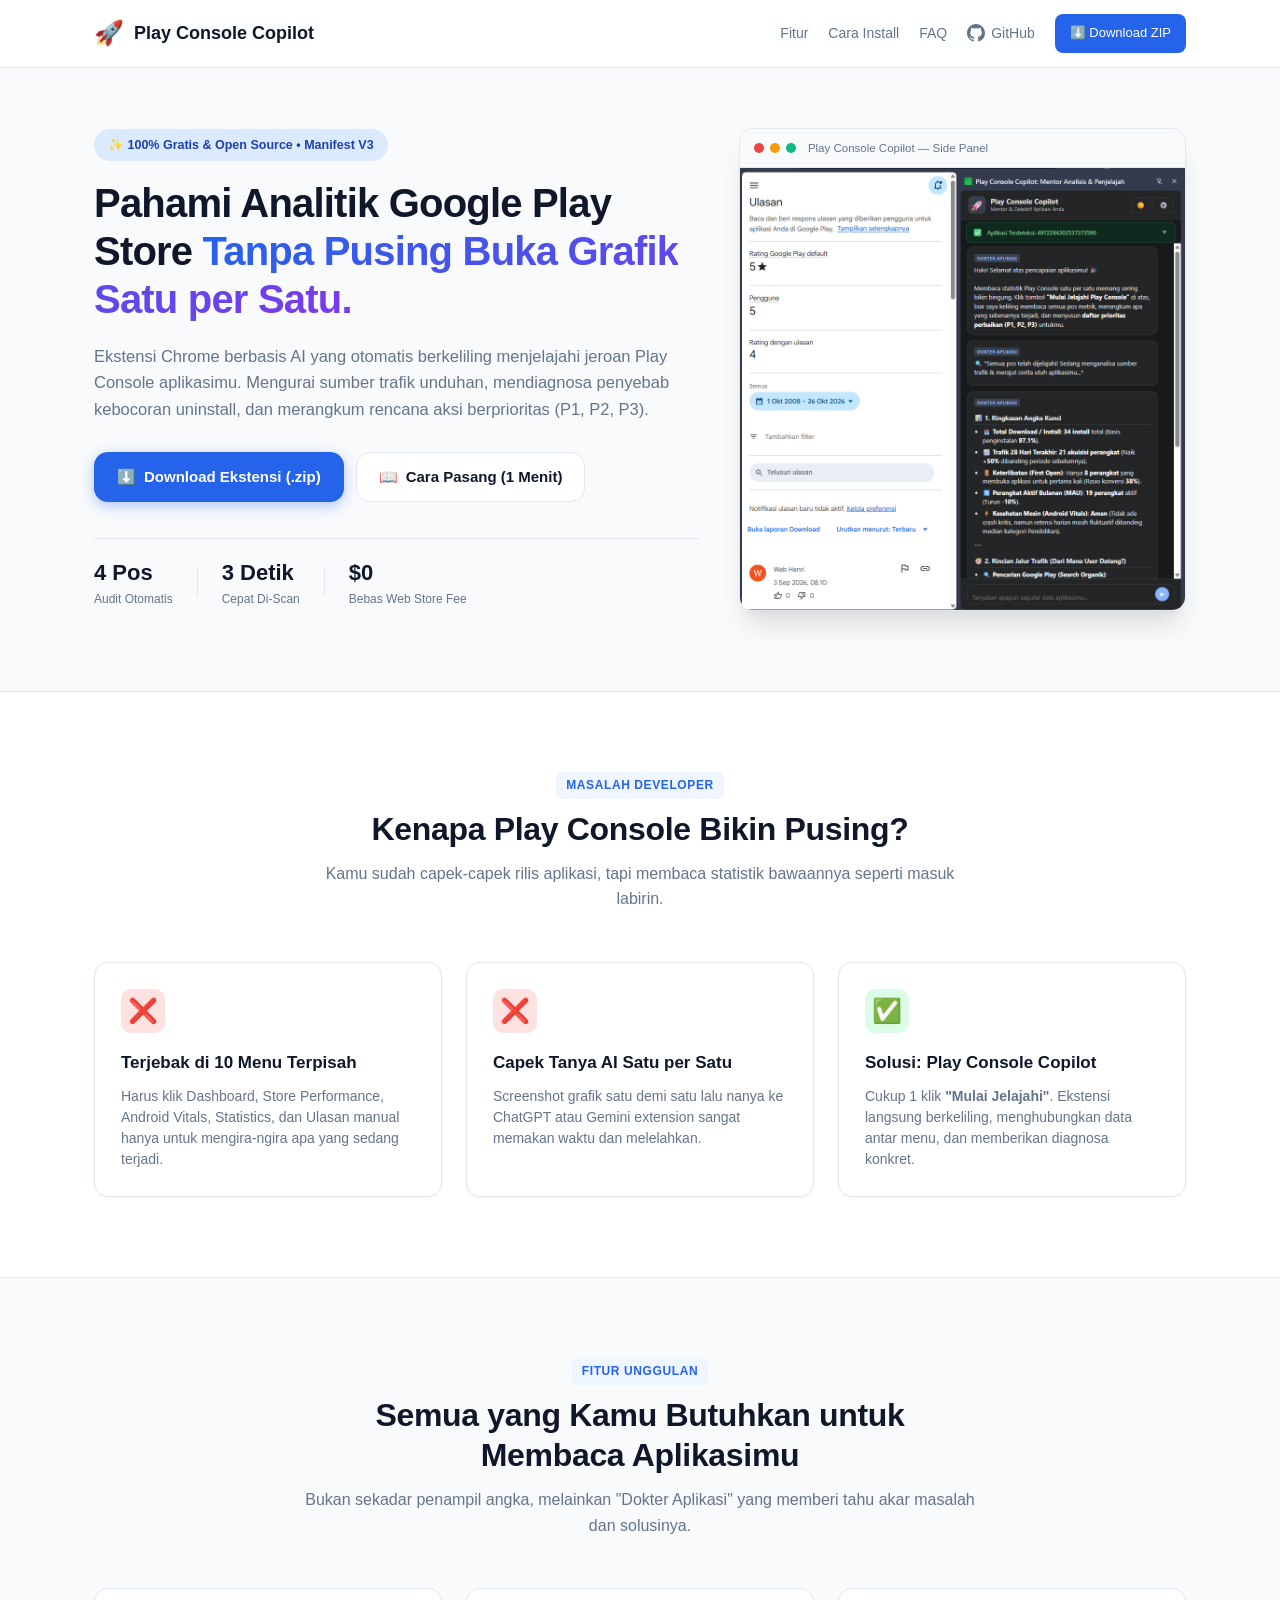
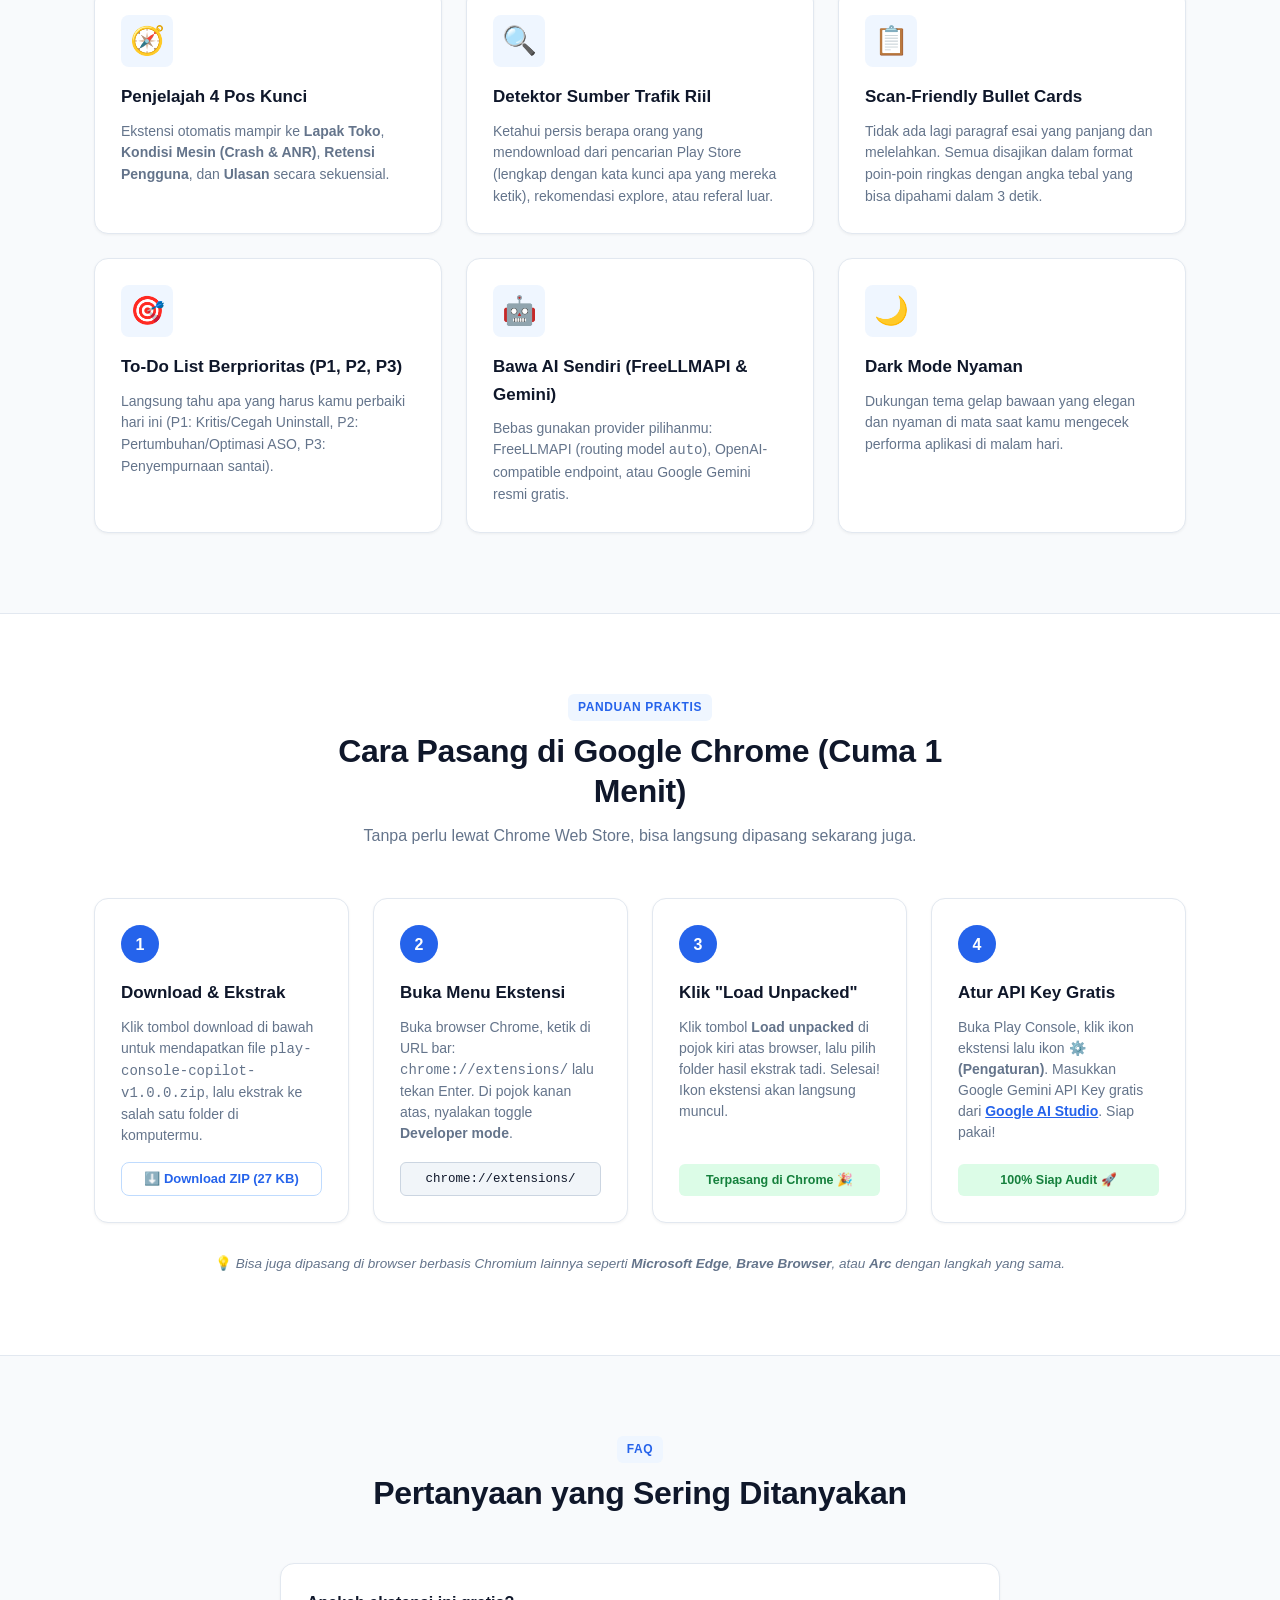
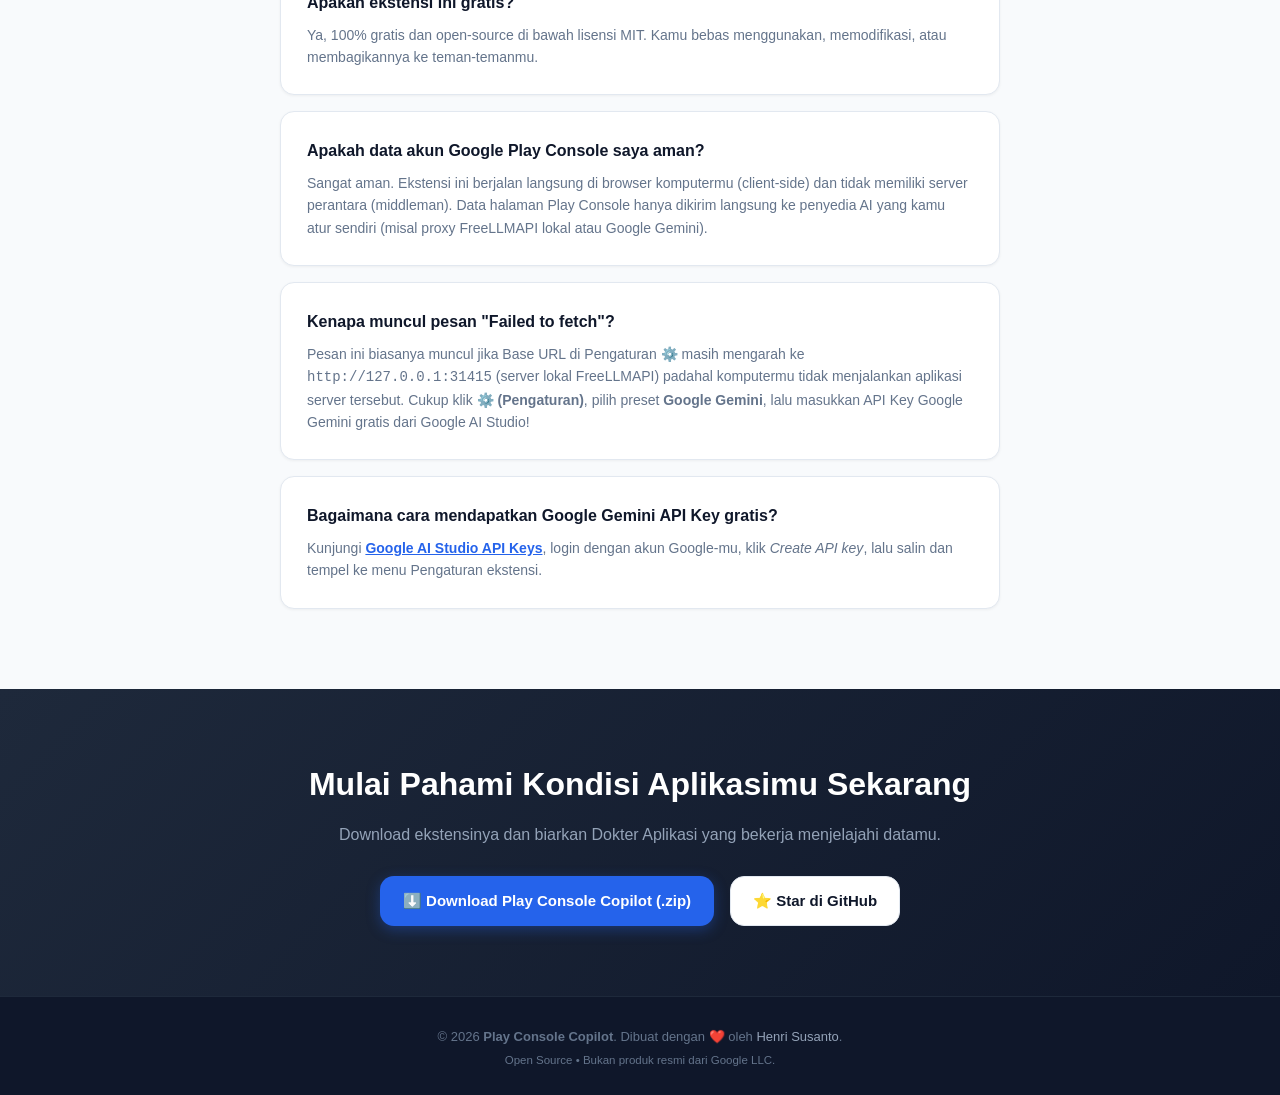
<file: docs/index.html>
<!DOCTYPE html>
<html lang="id">
<head>
  <meta charset="UTF-8">
  <meta name="viewport" content="width=device-width, initial-scale=1.0">
  <title>Play Console Copilot — Dokter Aplikasi & Mentor Android</title>
  <meta name="description" content="Ekstensi Chrome AI untuk menjelajahi analitik Google Play Console, mengurai sumber trafik, mendeteksi penyebab uninstall, dan menyusun rencana perbaikan berprioritas.">
  <link rel="stylesheet" href="style.css">
  <link rel="icon" href="data:image/svg+xml,<svg xmlns=%22http://www.w3.org/2000/svg%22 viewBox=%220 0 100 100%22><text y=%22.9em%22 font-size=%2290%22>🚀</text></svg>">
</head>
<body>
  <!-- Navigation Header -->
  <header class="navbar">
    <div class="container nav-content">
      <div class="nav-brand">
        <span class="logo-icon">🚀</span>
        <span class="brand-name">Play Console Copilot</span>
      </div>
      <nav class="nav-links">
        <a href="#fitur">Fitur</a>
        <a href="#cara-install">Cara Install</a>
        <a href="#faq">FAQ</a>
        <a href="https://github.com/susantohenri/play-console-copilot" target="_blank" class="nav-link-gh">
          <svg width="18" height="18" viewBox="0 0 24 24" fill="currentColor"><path d="M12 0C5.37 0 0 5.37 0 12c0 5.31 3.435 9.795 8.205 11.385.6.105.825-.255.825-.57 0-.285-.015-1.23-.015-2.235-3.015.555-3.795-.735-4.035-1.41-.135-.345-.72-1.41-1.23-1.695-.42-.225-1.02-.78-.015-.795.945-.015 1.62.87 1.845 1.23 1.08 1.815 2.805 1.305 3.495.99.105-.78.42-1.305.765-1.605-2.67-.3-5.46-1.335-5.46-5.925 0-1.305.465-2.385 1.23-3.225-.12-.3-.54-1.53.12-3.18 0 0 1.005-.315 3.3 1.23.96-.27 1.98-.405 3-.405s2.04.135 3 .405c2.295-1.56 3.3-1.23 3.3-1.23.66 1.65.24 2.88.12 3.18.765.84 1.23 1.905 1.23 3.225 0 4.605-2.805 5.625-5.475 5.925.435.375.81 1.095.81 2.22 0 1.605-.015 2.895-.015 3.3 0 .315.225.69.825.57A12.02 12.02 0 0024 12c0-6.63-5.37-12-12-12z"/></svg>
          GitHub
        </a>
        <a href="play-console-copilot-v1.0.0.zip" download class="btn btn-nav">⬇️ Download ZIP</a>
      </nav>
    </div>
  </header>

  <!-- Hero Section -->
  <section class="hero-section">
    <div class="container hero-container">
      <div class="hero-text">
        <div class="badge-pill">✨ 100% Gratis & Open Source • Manifest V3</div>
        <h1 class="hero-title">
          Pahami Analitik Google Play Store <span class="gradient-text">Tanpa Pusing Buka Grafik Satu per Satu.</span>
        </h1>
        <p class="hero-desc">
          Ekstensi Chrome berbasis AI yang otomatis berkeliling menjelajahi jeroan Play Console aplikasimu. Mengurai sumber trafik unduhan, mendiagnosa penyebab kebocoran uninstall, dan merangkum rencana aksi berprioritas (P1, P2, P3).
        </p>

        <div class="hero-actions">
          <a href="play-console-copilot-v1.0.0.zip" download class="btn btn-primary btn-lg">
            <span class="btn-icon">⬇️</span> Download Ekstensi (.zip)
          </a>
          <a href="#cara-install" class="btn btn-secondary btn-lg">
            <span class="btn-icon">📖</span> Cara Pasang (1 Menit)
          </a>
        </div>

        <div class="hero-stats">
          <div class="stat-item">
            <span class="stat-number">4 Pos</span>
            <span class="stat-label">Audit Otomatis</span>
          </div>
          <div class="stat-divider"></div>
          <div class="stat-item">
            <span class="stat-number">3 Detik</span>
            <span class="stat-label">Cepat Di-Scan</span>
          </div>
          <div class="stat-divider"></div>
          <div class="stat-item">
            <span class="stat-number">$0</span>
            <span class="stat-label">Bebas Web Store Fee</span>
          </div>
        </div>
      </div>

      <!-- Screenshot Showcase Mockup -->
      <div class="hero-preview">
        <div class="browser-window">
          <div class="window-header">
            <div class="window-buttons">
              <span class="dot red"></span>
              <span class="dot yellow"></span>
              <span class="dot green"></span>
            </div>
            <div class="window-title">Play Console Copilot — Side Panel</div>
          </div>
          <div class="window-body">
            <img src="screenshot.png" alt="Screenshot Tampilan Play Console Copilot di Google Chrome" class="preview-img" />
          </div>
        </div>
      </div>
    </div>
  </section>

  <!-- Problem vs Solution Section -->
  <section class="problems-section">
    <div class="container">
      <div class="section-header text-center">
        <span class="section-badge">Masalah Developer</span>
        <h2>Kenapa Play Console Bikin Pusing?</h2>
        <p>Kamu sudah capek-capek rilis aplikasi, tapi membaca statistik bawaannya seperti masuk labirin.</p>
      </div>

      <div class="problem-cards-grid">
        <div class="card problem-card">
          <div class="card-icon red">❌</div>
          <h3>Terjebak di 10 Menu Terpisah</h3>
          <p>Harus klik Dashboard, Store Performance, Android Vitals, Statistics, dan Ulasan manual hanya untuk mengira-ngira apa yang sedang terjadi.</p>
        </div>

        <div class="card problem-card">
          <div class="card-icon red">❌</div>
          <h3>Capek Tanya AI Satu per Satu</h3>
          <p>Screenshot grafik satu demi satu lalu nanya ke ChatGPT atau Gemini extension sangat memakan waktu dan melelahkan.</p>
        </div>

        <div class="card problem-card">
          <div class="card-icon green">✅</div>
          <h3>Solusi: Play Console Copilot</h3>
          <p>Cukup 1 klik <strong>"Mulai Jelajahi"</strong>. Ekstensi langsung berkeliling, menghubungkan data antar menu, dan memberikan diagnosa konkret.</p>
        </div>
      </div>
    </div>
  </section>

  <!-- Features Section -->
  <section id="fitur" class="features-section">
    <div class="container">
      <div class="section-header text-center">
        <span class="section-badge">Fitur Unggulan</span>
        <h2>Semua yang Kamu Butuhkan untuk Membaca Aplikasimu</h2>
        <p>Bukan sekadar penampil angka, melainkan "Dokter Aplikasi" yang memberi tahu akar masalah dan solusinya.</p>
      </div>

      <div class="features-grid">
        <div class="card feature-card">
          <div class="feature-icon">🧭</div>
          <h3>Penjelajah 4 Pos Kunci</h3>
          <p>Ekstensi otomatis mampir ke <strong>Lapak Toko</strong>, <strong>Kondisi Mesin (Crash & ANR)</strong>, <strong>Retensi Pengguna</strong>, dan <strong>Ulasan</strong> secara sekuensial.</p>
        </div>

        <div class="card feature-card">
          <div class="feature-icon">🔍</div>
          <h3>Detektor Sumber Trafik Riil</h3>
          <p>Ketahui persis berapa orang yang mendownload dari pencarian Play Store (lengkap dengan kata kunci apa yang mereka ketik), rekomendasi explore, atau referal luar.</p>
        </div>

        <div class="card feature-card">
          <div class="feature-icon">📋</div>
          <h3>Scan-Friendly Bullet Cards</h3>
          <p>Tidak ada lagi paragraf esai yang panjang dan melelahkan. Semua disajikan dalam format poin-poin ringkas dengan angka tebal yang bisa dipahami dalam 3 detik.</p>
        </div>

        <div class="card feature-card">
          <div class="feature-icon">🎯</div>
          <h3>To-Do List Berprioritas (P1, P2, P3)</h3>
          <p>Langsung tahu apa yang harus kamu perbaiki hari ini (P1: Kritis/Cegah Uninstall, P2: Pertumbuhan/Optimasi ASO, P3: Penyempurnaan santai).</p>
        </div>

        <div class="card feature-card">
          <div class="feature-icon">🤖</div>
          <h3>Bawa AI Sendiri (FreeLLMAPI & Gemini)</h3>
          <p>Bebas gunakan provider pilihanmu: FreeLLMAPI (routing model <code>auto</code>), OpenAI-compatible endpoint, atau Google Gemini resmi gratis.</p>
        </div>

        <div class="card feature-card">
          <div class="feature-icon">🌙</div>
          <h3>Dark Mode Nyaman</h3>
          <p>Dukungan tema gelap bawaan yang elegan dan nyaman di mata saat kamu mengecek performa aplikasi di malam hari.</p>
        </div>
      </div>
    </div>
  </section>

  <!-- Installation Steps Section -->
  <section id="cara-install" class="install-section">
    <div class="container">
      <div class="section-header text-center">
        <span class="section-badge">Panduan Praktis</span>
        <h2>Cara Pasang di Google Chrome (Cuma 1 Menit)</h2>
        <p>Tanpa perlu lewat Chrome Web Store, bisa langsung dipasang sekarang juga.</p>
      </div>

      <div class="steps-grid">
        <div class="card step-card">
          <div class="step-badge">1</div>
          <h3>Download & Ekstrak</h3>
          <p>Klik tombol download di bawah untuk mendapatkan file <code>play-console-copilot-v1.0.0.zip</code>, lalu ekstrak ke salah satu folder di komputermu.</p>
          <a href="play-console-copilot-v1.0.0.zip" download class="btn btn-outline btn-sm">⬇️ Download ZIP (27 KB)</a>
        </div>

        <div class="card step-card">
          <div class="step-badge">2</div>
          <h3>Buka Menu Ekstensi</h3>
          <p>Buka browser Chrome, ketik di URL bar: <code>chrome://extensions/</code> lalu tekan Enter. Di pojok kanan atas, nyalakan toggle <strong>Developer mode</strong>.</p>
          <div class="code-snippet">chrome://extensions/</div>
        </div>

        <div class="card step-card">
          <div class="step-badge">3</div>
          <h3>Klik "Load Unpacked"</h3>
          <p>Klik tombol <strong>Load unpacked</strong> di pojok kiri atas browser, lalu pilih folder hasil ekstrak tadi. Selesai! Ikon ekstensi akan langsung muncul.</p>
          <span class="badge-success">Terpasang di Chrome 🎉</span>
        </div>

        <div class="card step-card">
          <div class="step-badge">4</div>
          <h3>Atur API Key Gratis</h3>
          <p>Buka Play Console, klik ikon ekstensi lalu ikon <strong>⚙️ (Pengaturan)</strong>. Masukkan Google Gemini API Key gratis dari <a href="https://aistudio.google.com/apikey" target="_blank" style="color:var(--primary);font-weight:600;">Google AI Studio</a>. Siap pakai!</p>
          <span class="badge-success">100% Siap Audit 🚀</span>
        </div>
      </div>

      <div class="install-note text-center">
        💡 <em>Bisa juga dipasang di browser berbasis Chromium lainnya seperti <strong>Microsoft Edge</strong>, <strong>Brave Browser</strong>, atau <strong>Arc</strong> dengan langkah yang sama.</em>
      </div>
    </div>
  </section>

  <!-- FAQ Section -->
  <section id="faq" class="faq-section">
    <div class="container">
      <div class="section-header text-center">
        <span class="section-badge">FAQ</span>
        <h2>Pertanyaan yang Sering Ditanyakan</h2>
      </div>

      <div class="faq-accordion">
        <div class="card faq-item">
          <h4>Apakah ekstensi ini gratis?</h4>
          <p>Ya, 100% gratis dan open-source di bawah lisensi MIT. Kamu bebas menggunakan, memodifikasi, atau membagikannya ke teman-temanmu.</p>
        </div>

        <div class="card faq-item">
          <h4>Apakah data akun Google Play Console saya aman?</h4>
          <p>Sangat aman. Ekstensi ini berjalan langsung di browser komputermu (client-side) dan tidak memiliki server perantara (middleman). Data halaman Play Console hanya dikirim langsung ke penyedia AI yang kamu atur sendiri (misal proxy FreeLLMAPI lokal atau Google Gemini).</p>
        </div>

        <div class="card faq-item">
          <h4>Kenapa muncul pesan "Failed to fetch"?</h4>
          <p>Pesan ini biasanya muncul jika Base URL di Pengaturan ⚙️ masih mengarah ke <code>http://127.0.0.1:31415</code> (server lokal FreeLLMAPI) padahal komputermu tidak menjalankan aplikasi server tersebut. Cukup klik <strong>⚙️ (Pengaturan)</strong>, pilih preset <strong>Google Gemini</strong>, lalu masukkan API Key Google Gemini gratis dari Google AI Studio!</p>
        </div>

        <div class="card faq-item">
          <h4>Bagaimana cara mendapatkan Google Gemini API Key gratis?</h4>
          <p>Kunjungi <a href="https://aistudio.google.com/apikey" target="_blank" style="color:var(--primary);font-weight:600;">Google AI Studio API Keys</a>, login dengan akun Google-mu, klik <em>Create API key</em>, lalu salin dan tempel ke menu Pengaturan ekstensi.</p>
        </div>
      </div>
    </div>
  </section>

  <!-- CTA Banner -->
  <section class="cta-banner">
    <div class="container text-center">
      <h2>Mulai Pahami Kondisi Aplikasimu Sekarang</h2>
      <p>Download ekstensinya dan biarkan Dokter Aplikasi yang bekerja menjelajahi datamu.</p>
      <div class="cta-actions">
        <a href="play-console-copilot-v1.0.0.zip" download class="btn btn-primary btn-lg">
          ⬇️ Download Play Console Copilot (.zip)
        </a>
        <a href="https://github.com/susantohenri/play-console-copilot" target="_blank" class="btn btn-secondary btn-lg">
          ⭐ Star di GitHub
        </a>
      </div>
    </div>
  </section>

  <!-- Footer -->
  <footer class="footer">
    <div class="container footer-content">
      <p>© 2026 <strong>Play Console Copilot</strong>. Dibuat dengan ❤️ oleh <a href="https://github.com/susantohenri" target="_blank">Henri Susanto</a>.</p>
      <p class="footer-sub">Open Source • Bukan produk resmi dari Google LLC.</p>
    </div>
  </footer>
</body>
</html>
</file>
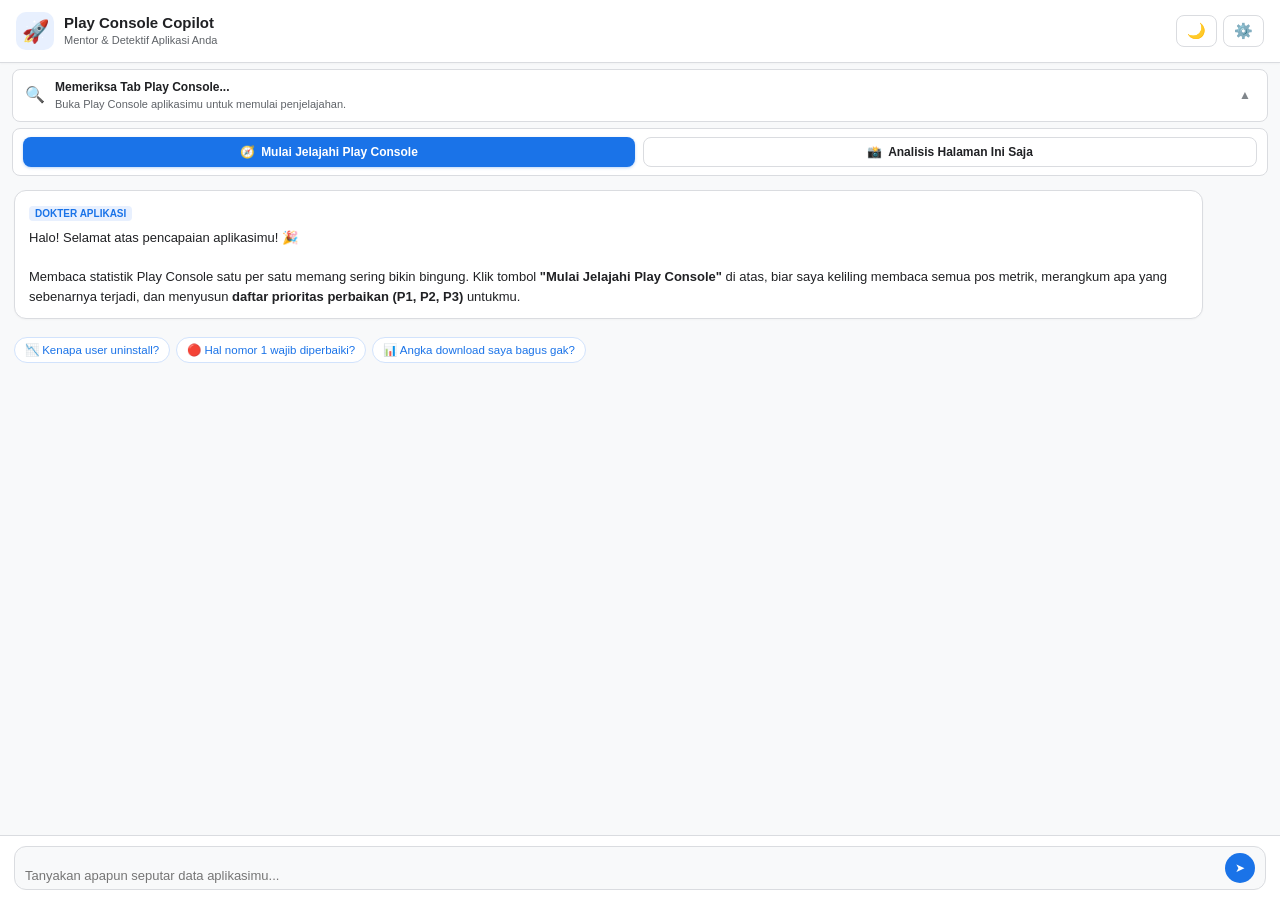
<file: sidepanel/sidepanel.html>
<!DOCTYPE html>
<html lang="id">
<head>
  <meta charset="UTF-8">
  <meta name="viewport" content="width=device-width, initial-scale=1.0">
  <title>Play Console Copilot</title>
  <link rel="stylesheet" href="sidepanel.css">
</head>
<body>
  <div class="app-container">
    <!-- Top Header -->
    <header class="app-header">
      <div class="brand">
        <div class="brand-icon">🚀</div>
        <div>
          <h1 class="brand-title">Play Console Copilot</h1>
          <p class="brand-subtitle">Mentor & Detektif Aplikasi Anda</p>
        </div>
      </div>
      <div class="header-actions">
        <button id="btnThemeToggle" class="icon-button" title="Ganti Mode Gelap/Terang">🌙</button>
        <button id="btnSettingsToggle" class="icon-button" title="Pengaturan API">⚙️</button>
      </div>
    </header>

    <!-- Collapsible App Status & Tour Bar (Compact to give full height to Doctor) -->
    <section id="topControlSection" class="top-control-section">
      <div id="detectionBanner" class="detection-banner banner-idle">
        <div class="banner-status-icon" id="bannerIcon">🔍</div>
        <div class="banner-text">
          <div class="banner-title" id="detectedAppTitle">Memeriksa Tab Play Console...</div>
          <div class="banner-desc" id="detectedAppDesc">Buka Play Console aplikasimu untuk memulai penjelajahan.</div>
        </div>
        <button id="btnToggleTopCard" class="btn-toggle-top" title="Sembunyikan/Tampilkan Kontrol">▲</button>
      </div>

      <div id="tourControlCard" class="tour-control-card">
        <div class="tour-actions">
          <button id="btnStartTour" class="btn btn-primary btn-block">
            <span class="btn-icon">🧭</span> Mulai Jelajahi Play Console
          </button>
          <button id="btnScanCurrent" class="btn btn-outline btn-block">
            <span class="btn-icon">📸</span> Analisis Halaman Ini Saja
          </button>
        </div>
      </div>
    </section>

    <!-- Tour Progress Stepper (Visible during exploration) -->
    <section id="tourProgressCard" class="tour-progress-card hidden">
      <h3 class="progress-title">Sedang Menjelajahi Play Console...</h3>
      <p class="progress-subtitle" id="progressSubtitle">Menuju pos pertama...</p>

      <div class="stepper">
        <div class="step-item" id="step1">
          <div class="step-circle">1</div>
          <div class="step-label">Lapak & Trafik</div>
        </div>
        <div class="step-line" id="line1"></div>
        <div class="step-item" id="step2">
          <div class="step-circle">2</div>
          <div class="step-label">Mesin (Vitals)</div>
        </div>
        <div class="step-line" id="line2"></div>
        <div class="step-item" id="step3">
          <div class="step-circle">3</div>
          <div class="step-label">Retensi</div>
        </div>
        <div class="step-line" id="line3"></div>
        <div class="step-item" id="step4">
          <div class="step-circle">4</div>
          <div class="step-label">Ulasan</div>
        </div>
      </div>
    </section>

    <!-- Results & Chat Area -->
    <main class="main-content">
      <div id="chatStream" class="chat-stream">
        <!-- Welcoming Message Bubble -->
        <div class="message-bubble assistant">
          <div class="bubble-header">
            <span class="bubble-badge">Dokter Aplikasi</span>
          </div>
          <div class="bubble-content">
            Halo! Selamat atas pencapaian aplikasimu! 🎉<br><br>
            Membaca statistik Play Console satu per satu memang sering bikin bingung. Klik tombol <strong>"Mulai Jelajahi Play Console"</strong> di atas, biar saya keliling membaca semua pos metrik, merangkum apa yang sebenarnya terjadi, dan menyusun <strong>daftar prioritas perbaikan (P1, P2, P3)</strong> untukmu.
          </div>
        </div>
      </div>

      <!-- Quick Prompt Suggestion Pills -->
      <div class="quick-prompts" id="quickPrompts">
        <button class="prompt-pill" data-prompt="Jelaskan kenapa pengguna saya uninstall?">📉 Kenapa user uninstall?</button>
        <button class="prompt-pill" data-prompt="Apa hal nomor 1 yang harus saya perbaiki sekarang?">🔴 Hal nomor 1 wajib diperbaiki?</button>
        <button class="prompt-pill" data-prompt="Apakah angka konversi dan download saya tergolong bagus?">📊 Angka download saya bagus gak?</button>
      </div>
    </main>

    <!-- Bottom Chat Input Bar -->
    <footer class="app-footer">
      <div class="chat-input-row">
        <textarea id="chatInput" rows="1" placeholder="Tanyakan apapun seputar data aplikasimu..."></textarea>
        <button id="btnSendChat" class="btn-send" title="Kirim Pesan">➤</button>
      </div>
    </footer>

    <!-- Settings Modal Drawer -->
    <div id="settingsModal" class="modal hidden">
      <div class="modal-overlay" id="modalOverlay"></div>
      <div class="modal-dialog">
        <div class="modal-header">
          <h3>Pengaturan AI Provider & Model</h3>
          <button id="btnCloseSettings" class="btn-close">✕</button>
        </div>
        <div class="modal-body">
          <div class="form-group">
            <label for="selectProviderPreset">Pilihan AI Provider:</label>
            <select id="selectProviderPreset">
              <option value="gemini">🌟 Google Gemini (Resmi & Gratis untuk Teman)</option>
              <option value="freellmapi">💻 FreeLLMAPI Lokal (127.0.0.1:31415)</option>
              <option value="custom">⚙️ Custom / OpenAI Compatible</option>
            </select>
          </div>

          <div class="form-group">
            <div class="label-row">
              <label for="inputApiKey">API Key:</label>
              <a href="https://aistudio.google.com/apikey" target="_blank" class="help-link" id="linkGetApiKey">🔑 Ambil Key Gratis</a>
            </div>
            <input type="password" id="inputApiKey" placeholder="Masukkan API Key..." />
            <small class="help-text" id="apiKeyHelp">Kunci API tersimpan aman di browser lokalmu.</small>
          </div>

          <div class="form-group" id="baseUrlGroup">
            <label for="inputBaseUrl">Base URL API:</label>
            <input type="text" id="inputBaseUrl" placeholder="https://generativelanguage.googleapis.com/v1beta" />
            <small class="help-text" id="baseUrlHelp">Google Gemini endpoint (resmi Google).</small>
          </div>

          <div class="form-group">
            <div class="label-row">
              <label for="selectModel">Pilih Model:</label>
              <button id="btnFetchModels" class="btn-text-action" type="button" title="Ambil daftar model dari Base URL">🔄 Fetch Models</button>
            </div>
            <select id="selectModel">
              <option value="gemini-3.8-flash">gemini-3.8-flash (Rekomendasi Cepat & Cerdas)</option>
              <option value="gemini-flash-lite-latest">gemini-flash-lite-latest</option>
              <option value="gemini-3.5-flash-lite">gemini-3.5-flash-lite</option>
              <option value="gemini-2.5-flash-lite">gemini-2.5-flash-lite</option>
              <option value="custom">✍️ Ketik Model Manual...</option>
            </select>
          </div>

          <div class="form-group hidden" id="customModelGroup">
            <label for="inputCustomModel">Nama Model Khusus:</label>
            <input type="text" id="inputCustomModel" placeholder="Contoh: gemini-3.8-flash, auto, gpt-4o" />
          </div>

          <div id="settingsFeedback" class="feedback-msg hidden"></div>
        </div>
        <div class="modal-footer">
          <button id="btnSaveSettings" class="btn btn-primary">Simpan Pengaturan</button>
        </div>
      </div>
    </div>
  </div>

  <script type="module" src="sidepanel.js"></script>
</body>
</html>
</file>
<file: docs/style.css>
/* Style for Play Console Copilot GitHub Pages Landing Page */

:root {
  --primary: #2563eb;
  --primary-hover: #1d4ed8;
  --primary-light: #eff6ff;
  --text-main: #0f172a;
  --text-muted: #64748b;
  --bg-page: #f8fafc;
  --bg-card: #ffffff;
  --border: #e2e8f0;
  --radius-sm: 8px;
  --radius-md: 14px;
  --radius-lg: 20px;
  --shadow-sm: 0 1px 3px 0 rgba(0, 0, 0, 0.05);
  --shadow-md: 0 4px 6px -1px rgba(0, 0, 0, 0.07), 0 2px 4px -2px rgba(0, 0, 0, 0.05);
  --shadow-lg: 0 10px 15px -3px rgba(0, 0, 0, 0.08), 0 4px 6px -4px rgba(0, 0, 0, 0.03);
  --shadow-xl: 0 20px 25px -5px rgba(0, 0, 0, 0.1), 0 8px 10px -6px rgba(0, 0, 0, 0.05);
  --font-sans: -apple-system, BlinkMacSystemFont, "Segoe UI", Roboto, Helvetica, Arial, sans-serif;
}

* {
  box-sizing: border-box;
  margin: 0;
  padding: 0;
}

html {
  scroll-behavior: smooth;
}

body {
  font-family: var(--font-sans);
  background-color: var(--bg-page);
  color: var(--text-main);
  line-height: 1.6;
  font-size: 15px;
}

.container {
  max-width: 1140px;
  margin: 0 auto;
  padding: 0 24px;
}

.text-center {
  text-align: center;
}

/* Navbar */
.navbar {
  position: sticky;
  top: 0;
  z-index: 100;
  background: rgba(255, 255, 255, 0.85);
  backdrop-filter: blur(12px);
  -webkit-backdrop-filter: blur(12px);
  border-bottom: 1px solid var(--border);
  padding: 14px 0;
}

.nav-content {
  display: flex;
  justify-content: space-between;
  align-items: center;
}

.nav-brand {
  display: flex;
  align-items: center;
  gap: 10px;
  font-weight: 700;
  font-size: 18px;
  color: var(--text-main);
}

.logo-icon {
  font-size: 24px;
}

.nav-links {
  display: flex;
  align-items: center;
  gap: 20px;
}

.nav-links a {
  text-decoration: none;
  color: var(--text-muted);
  font-weight: 500;
  font-size: 14px;
  transition: color 0.2s;
}

.nav-links a:hover {
  color: var(--primary);
}

.nav-link-gh {
  display: flex;
  align-items: center;
  gap: 6px;
}

/* Buttons */
.btn {
  display: inline-flex;
  align-items: center;
  justify-content: center;
  gap: 8px;
  font-weight: 600;
  text-decoration: none;
  border-radius: var(--radius-sm);
  cursor: pointer;
  transition: all 0.2s;
  border: 1px solid transparent;
}

.btn-nav {
  padding: 8px 14px;
  background: var(--primary);
  color: #fff !important;
  font-size: 13px !important;
  border-radius: var(--radius-sm);
}

.btn-nav:hover {
  background: var(--primary-hover);
}

.btn-primary {
  background: var(--primary);
  color: #fff;
  box-shadow: 0 4px 14px 0 rgba(37, 99, 235, 0.35);
}

.btn-primary:hover {
  background: var(--primary-hover);
  transform: translateY(-1px);
  box-shadow: 0 6px 20px 0 rgba(37, 99, 235, 0.4);
}

.btn-secondary {
  background: #fff;
  color: var(--text-main);
  border-color: var(--border);
}

.btn-secondary:hover {
  background: #f1f5f9;
  border-color: #cbd5e1;
}

.btn-outline {
  background: transparent;
  color: var(--primary);
  border-color: #bfdbfe;
}

.btn-outline:hover {
  background: var(--primary-light);
}

.btn-lg {
  padding: 12px 22px;
  font-size: 15px;
  border-radius: var(--radius-md);
}

.btn-sm {
  padding: 6px 12px;
  font-size: 13px;
}

/* Hero Section */
.hero-section {
  padding: 60px 0 80px 0;
  overflow: hidden;
}

.hero-container {
  display: grid;
  grid-template-columns: 1.15fr 0.85fr;
  gap: 40px;
  align-items: center;
}

.badge-pill {
  display: inline-flex;
  align-items: center;
  padding: 6px 14px;
  background: #dbeafe;
  color: #1e40af;
  border-radius: 30px;
  font-size: 12.5px;
  font-weight: 600;
  margin-bottom: 18px;
}

.hero-title {
  font-size: 40px;
  font-weight: 800;
  line-height: 1.2;
  letter-spacing: -0.02em;
  margin-bottom: 20px;
  color: #0f172a;
}

.gradient-text {
  background: linear-gradient(135deg, #2563eb 0%, #7c3aed 100%);
  -webkit-background-clip: text;
  -webkit-text-fill-color: transparent;
}

.hero-desc {
  font-size: 16.5px;
  color: var(--text-muted);
  line-height: 1.6;
  margin-bottom: 30px;
}

.hero-actions {
  display: flex;
  flex-wrap: wrap;
  gap: 12px;
  margin-bottom: 36px;
}

.hero-stats {
  display: flex;
  align-items: center;
  gap: 24px;
  padding-top: 16px;
  border-top: 1px solid var(--border);
}

.stat-item {
  display: flex;
  flex-direction: column;
}

.stat-number {
  font-size: 22px;
  font-weight: 800;
  color: var(--text-main);
}

.stat-label {
  font-size: 12px;
  color: var(--text-muted);
}

.stat-divider {
  width: 1px;
  height: 30px;
  background: var(--border);
}

/* Browser Window Mockup for Screenshot */
.browser-window {
  background: #ffffff;
  border-radius: var(--radius-md);
  border: 1px solid var(--border);
  box-shadow: var(--shadow-xl);
  overflow: hidden;
  transition: transform 0.3s;
}

.browser-window:hover {
  transform: translateY(-4px);
}

.window-header {
  background: #f8fafc;
  border-bottom: 1px solid var(--border);
  padding: 10px 14px;
  display: flex;
  align-items: center;
  gap: 12px;
}

.window-buttons {
  display: flex;
  gap: 6px;
}

.dot {
  width: 10px;
  height: 10px;
  border-radius: 50%;
}

.dot.red { background: #ef4444; }
.dot.yellow { background: #f59e0b; }
.dot.green { background: #10b981; }

.window-title {
  font-size: 11.5px;
  color: var(--text-muted);
  font-weight: 500;
}

.window-body {
  padding: 0;
  background: #18191a;
  display: flex;
  justify-content: center;
}

.preview-img {
  width: 100%;
  height: auto;
  display: block;
  object-fit: cover;
  max-height: 520px;
}

/* Sections Common */
section {
  padding: 80px 0;
}

.section-header {
  max-width: 680px;
  margin: 0 auto 50px auto;
}

.section-badge {
  display: inline-block;
  font-size: 12px;
  font-weight: 700;
  text-transform: uppercase;
  color: var(--primary);
  background: var(--primary-light);
  padding: 4px 10px;
  border-radius: 6px;
  margin-bottom: 10px;
  letter-spacing: 0.05em;
}

.section-header h2 {
  font-size: 32px;
  font-weight: 800;
  line-height: 1.25;
  margin-bottom: 12px;
  letter-spacing: -0.01em;
}

.section-header p {
  color: var(--text-muted);
  font-size: 16px;
}

.card {
  background: var(--bg-card);
  border: 1px solid var(--border);
  border-radius: var(--radius-md);
  padding: 26px;
  box-shadow: var(--shadow-sm);
  transition: all 0.25s;
}

.card:hover {
  box-shadow: var(--shadow-md);
}

/* Problem vs Solution */
.problems-section {
  background: #ffffff;
  border-top: 1px solid var(--border);
  border-bottom: 1px solid var(--border);
}

.problem-cards-grid {
  display: grid;
  grid-template-columns: repeat(3, 1fr);
  gap: 24px;
}

.problem-card .card-icon {
  font-size: 24px;
  width: 44px;
  height: 44px;
  border-radius: 10px;
  display: flex;
  align-items: center;
  justify-content: center;
  margin-bottom: 16px;
}

.problem-card .card-icon.red {
  background: #fee2e2;
}

.problem-card .card-icon.green {
  background: #dcfce7;
}

.problem-card h3 {
  font-size: 17px;
  font-weight: 700;
  margin-bottom: 10px;
}

.problem-card p {
  color: var(--text-muted);
  font-size: 14px;
  line-height: 1.5;
}

/* Features */
.features-grid {
  display: grid;
  grid-template-columns: repeat(3, 1fr);
  gap: 24px;
}

.feature-card {
  display: flex;
  flex-direction: column;
}

.feature-icon {
  font-size: 28px;
  margin-bottom: 16px;
  background: var(--primary-light);
  width: 52px;
  height: 52px;
  display: flex;
  align-items: center;
  justify-content: center;
  border-radius: var(--radius-sm);
}

.feature-card h3 {
  font-size: 17px;
  font-weight: 700;
  margin-bottom: 10px;
}

.feature-card p {
  color: var(--text-muted);
  font-size: 14px;
  line-height: 1.55;
}

/* Steps */
.install-section {
  background: #ffffff;
  border-top: 1px solid var(--border);
  border-bottom: 1px solid var(--border);
}

.steps-grid {
  display: grid;
  grid-template-columns: repeat(auto-fit, minmax(220px, 1fr));
  gap: 24px;
  margin-bottom: 30px;
}

.step-card {
  position: relative;
  display: flex;
  flex-direction: column;
  justify-content: space-between;
}

.step-badge {
  width: 38px;
  height: 38px;
  border-radius: 50%;
  background: var(--primary);
  color: #fff;
  font-weight: 800;
  font-size: 16px;
  display: flex;
  align-items: center;
  justify-content: center;
  margin-bottom: 16px;
}

.step-card h3 {
  font-size: 17px;
  font-weight: 700;
  margin-bottom: 10px;
}

.step-card p {
  color: var(--text-muted);
  font-size: 14px;
  line-height: 1.5;
  margin-bottom: 16px;
  flex-grow: 1;
}

.code-snippet {
  background: #f1f5f9;
  border: 1px solid #cbd5e1;
  padding: 6px 10px;
  border-radius: 6px;
  font-family: monospace;
  font-size: 12.5px;
  color: #0f172a;
  text-align: center;
  user-select: all;
}

.badge-success {
  display: inline-block;
  background: #dcfce7;
  color: #15803d;
  font-size: 12.5px;
  font-weight: 600;
  padding: 6px 12px;
  border-radius: 6px;
  text-align: center;
}

.install-note {
  font-size: 13.5px;
  color: var(--text-muted);
}

/* FAQ */
.faq-accordion {
  max-width: 720px;
  margin: 0 auto;
  display: flex;
  flex-direction: column;
  gap: 16px;
}

.faq-item h4 {
  font-size: 16px;
  font-weight: 700;
  margin-bottom: 8px;
}

.faq-item p {
  color: var(--text-muted);
  font-size: 14px;
}

/* CTA Banner */
.cta-banner {
  background: linear-gradient(135deg, #1e293b 0%, #0f172a 100%);
  color: #fff;
  padding: 70px 0;
}

.cta-banner h2 {
  font-size: 32px;
  font-weight: 800;
  margin-bottom: 12px;
}

.cta-banner p {
  color: #94a3b8;
  font-size: 16px;
  margin-bottom: 28px;
}

.cta-actions {
  display: flex;
  justify-content: center;
  gap: 16px;
  flex-wrap: wrap;
}

/* Footer */
.footer {
  background: #0f172a;
  color: #64748b;
  padding: 30px 0;
  border-top: 1px solid #1e293b;
  font-size: 13px;
  text-align: center;
}

.footer a {
  color: #94a3b8;
  text-decoration: none;
}

.footer a:hover {
  color: #fff;
}

.footer-sub {
  font-size: 11.5px;
  margin-top: 4px;
}

/* Responsive */
@media (max-width: 900px) {
  .hero-container {
    grid-template-columns: 1fr;
    text-align: center;
  }

  .hero-actions {
    justify-content: center;
  }

  .hero-stats {
    justify-content: center;
  }

  .problem-cards-grid,
  .features-grid,
  .steps-grid {
    grid-template-columns: 1fr;
  }
}
</file>
<file: sidepanel/sidepanel.css>
/* CSS Styling for Play Console Copilot Side Panel */

:root {
  --primary: #1a73e8;
  --primary-hover: #1557b0;
  --primary-light: #e8f0fe;
  --accent-green: #0d904f;
  --accent-red: #d93025;
  --accent-orange: #f29900;
  --bg-main: #f8f9fa;
  --bg-card: #ffffff;
  --border: #dadce0;
  --text-primary: #202124;
  --text-secondary: #5f6368;
  --text-muted: #80868b;
  --shadow-sm: 0 1px 2px 0 rgba(60, 64, 67, 0.3), 0 1px 3px 1px rgba(60, 64, 67, 0.15);
  --shadow-md: 0 4px 6px -1px rgba(0, 0, 0, 0.1), 0 2px 4px -1px rgba(0, 0, 0, 0.06);
  --radius-sm: 8px;
  --radius-md: 12px;
  --radius-lg: 16px;
  --font-family: -apple-system, BlinkMacSystemFont, "Segoe UI", Roboto, Helvetica, Arial, sans-serif;
}

body.dark-theme {
  --primary: #8ab4f8;
  --primary-hover: #aecbfa;
  --primary-light: rgba(138, 180, 248, 0.18);
  --accent-green: #81c995;
  --accent-red: #f28b82;
  --accent-orange: #fdd663;
  --bg-main: #18191a;
  --bg-card: #242526;
  --border: #3a3b3c;
  --text-primary: #e4e6eb;
  --text-secondary: #b0b3b8;
  --text-muted: #8a8d91;
  --shadow-sm: 0 1px 2px 0 rgba(0, 0, 0, 0.5);
  --shadow-md: 0 4px 6px -1px rgba(0, 0, 0, 0.4);
}

* {
  box-sizing: border-box;
  margin: 0;
  padding: 0;
}

body {
  font-family: var(--font-family);
  background-color: var(--bg-main);
  color: var(--text-primary);
  line-height: 1.5;
  font-size: 13.5px;
  overflow: hidden;
  height: 100vh;
}

.app-container {
  display: flex;
  flex-direction: column;
  height: 100vh;
}

/* Header */
.app-header {
  display: flex;
  justify-content: space-between;
  align-items: center;
  padding: 12px 16px;
  background-color: var(--bg-card);
  border-bottom: 1px solid var(--border);
  box-shadow: 0 1px 2px rgba(0,0,0,0.03);
}

.brand {
  display: flex;
  align-items: center;
  gap: 10px;
}

.brand-icon {
  font-size: 22px;
  background: var(--primary-light);
  width: 38px;
  height: 38px;
  display: flex;
  align-items: center;
  justify-content: center;
  border-radius: 10px;
}

.brand-title {
  font-size: 15px;
  font-weight: 700;
  color: var(--text-primary);
  line-height: 1.2;
}

.brand-subtitle {
  font-size: 11px;
  color: var(--text-secondary);
}

.header-actions {
  display: flex;
  align-items: center;
  gap: 6px;
}

.icon-button {
  background: none;
  border: 1px solid var(--border);
  border-radius: var(--radius-sm);
  padding: 6px 10px;
  cursor: pointer;
  font-size: 15px;
  transition: background 0.2s;
  color: var(--text-primary);
}
}

.icon-button:hover {
  background: var(--bg-main);
}

/* Top Control Section (Compact & Collapsible) */
.top-control-section {
  display: flex;
  flex-direction: column;
  transition: all 0.3s ease;
  flex-shrink: 0;
}

.detection-banner {
  display: flex;
  align-items: center;
  gap: 10px;
  padding: 8px 12px;
  margin: 6px 12px 2px 12px;
  border-radius: var(--radius-sm);
  border: 1px solid var(--border);
  background: var(--bg-card);
  transition: all 0.3s ease;
}

.banner-detected {
  border-color: #a8dab5;
  background: #f1f8f3;
}

.banner-detected .banner-title {
  color: #137333;
}

.banner-status-icon {
  font-size: 16px;
}

.banner-text {
  flex: 1;
  min-width: 0;
}

.banner-title {
  font-size: 12px;
  font-weight: 600;
  color: var(--text-primary);
  white-space: nowrap;
  overflow: hidden;
  text-overflow: ellipsis;
}

.banner-desc {
  font-size: 11px;
  color: var(--text-secondary);
  white-space: nowrap;
  overflow: hidden;
  text-overflow: ellipsis;
}

.btn-toggle-top {
  background: none;
  border: none;
  cursor: pointer;
  color: var(--text-muted);
  font-size: 12px;
  padding: 4px;
  border-radius: 4px;
  transition: transform 0.2s;
}

.btn-toggle-top:hover {
  background: rgba(0, 0, 0, 0.05);
  color: var(--text-primary);
}

.top-control-section.collapsed .tour-control-card {
  display: none !important;
}

.top-control-section.collapsed .btn-toggle-top {
  transform: rotate(180deg);
}

.top-control-section.collapsed .banner-desc {
  display: none;
}

/* Tour Control Card */
.tour-control-card {
  margin: 4px 12px 6px 12px;
  padding: 8px 10px;
  background: var(--bg-card);
  border-radius: var(--radius-sm);
  border: 1px solid var(--border);
}

.tour-actions {
  display: flex;
  gap: 8px;
}

.btn {
  display: flex;
  align-items: center;
  justify-content: center;
  gap: 6px;
  padding: 7px 10px;
  border-radius: var(--radius-sm);
  font-size: 12px;
  font-weight: 600;
  cursor: pointer;
  border: none;
  transition: all 0.2s;
}

.btn-block {
  flex: 1;
}

.btn-primary {
  background: var(--primary);
  color: #ffffff;
  box-shadow: 0 1px 3px rgba(26, 115, 232, 0.3);
}

.btn-primary:hover:not(:disabled) {
  background: var(--primary-hover);
}

.btn-outline {
  background: transparent;
  color: var(--text-primary);
  border: 1px solid var(--border);
}

.btn-outline:hover:not(:disabled) {
  background: var(--bg-main);
}

.btn:disabled {
  opacity: 0.6;
  cursor: not-allowed;
}

/* Stepper Animation Card */
.tour-progress-card {
  margin: 8px 14px;
  padding: 14px;
  background: #ffffff;
  border-radius: var(--radius-md);
  border: 1px solid #c2e7ff;
  background: linear-gradient(180deg, #f0f7ff 0%, #ffffff 100%);
  box-shadow: var(--shadow-sm);
}

.progress-title {
  font-size: 13px;
  font-weight: 700;
  color: var(--primary);
  margin-bottom: 2px;
}

.progress-subtitle {
  font-size: 11.5px;
  color: var(--text-secondary);
  margin-bottom: 12px;
}

.stepper {
  display: flex;
  align-items: center;
  justify-content: space-between;
  margin-top: 6px;
}

.step-item {
  display: flex;
  flex-direction: column;
  align-items: center;
  gap: 4px;
  position: relative;
  z-index: 2;
}

.step-circle {
  width: 24px;
  height: 24px;
  border-radius: 50%;
  background: #dadce0;
  color: #5f6368;
  display: flex;
  align-items: center;
  justify-content: center;
  font-size: 11px;
  font-weight: bold;
  transition: all 0.3s;
}

.step-label {
  font-size: 10px;
  color: var(--text-muted);
  text-align: center;
  max-width: 55px;
}

.step-line {
  flex-grow: 1;
  height: 2px;
  background: #dadce0;
  margin: 0 4px 14px 4px;
  transition: background 0.3s;
}

.step-item.active .step-circle {
  background: var(--primary);
  color: #fff;
  transform: scale(1.1);
  box-shadow: 0 0 0 3px rgba(26, 115, 232, 0.2);
}

.step-item.active .step-label {
  color: var(--primary);
  font-weight: 600;
}

.step-item.completed .step-circle {
  background: var(--accent-green);
  color: #fff;
}

.step-item.completed .step-label {
  color: var(--accent-green);
}

.step-line.completed {
  background: var(--accent-green);
}

/* Main Chat / Report Stream - Full Height */
.main-content {
  flex: 1;
  overflow-y: auto;
  padding: 8px 14px;
  display: flex;
  flex-direction: column;
  gap: 12px;
}

.chat-stream {
  display: flex;
  flex-direction: column;
  gap: 12px;
}

.message-bubble {
  padding: 12px 14px;
  border-radius: var(--radius-md);
  max-width: 95%;
  line-height: 1.5;
  font-size: 13px;
  animation: fadeIn 0.25s ease-in;
}

.message-bubble.assistant {
  background: var(--bg-card);
  border: 1px solid var(--border);
  color: var(--text-primary);
  align-self: flex-start;
  box-shadow: 0 1px 2px rgba(0,0,0,0.03);
}

.message-bubble.user {
  background: var(--primary);
  color: #ffffff;
  align-self: flex-end;
  border-bottom-right-radius: 4px;
}

.bubble-header {
  margin-bottom: 6px;
}

.bubble-badge {
  font-size: 10px;
  font-weight: 700;
  text-transform: uppercase;
  background: var(--primary-light);
  color: var(--primary);
  padding: 2px 6px;
  border-radius: 4px;
}

/* Markdown formatting inside assistant bubble */
.bubble-content p.msg-para {
  margin: 6px 0;
  line-height: 1.5;
}

.bubble-content ul.bullet-list {
  margin: 6px 0 10px 0;
  padding-left: 18px;
  list-style-type: disc;
}

.bubble-content li {
  margin-bottom: 6px;
  line-height: 1.45;
  color: var(--text-primary);
}

.bubble-content li.sub-li {
  margin-left: 16px;
  list-style-type: circle;
  font-size: 12.5px;
  color: var(--text-secondary);
  margin-bottom: 3px;
}

.bubble-content strong {
  font-weight: 700;
  color: var(--text-primary);
}

.bubble-content h1, .bubble-content h2, .bubble-content h3 {
  font-size: 13.5px;
  font-weight: 700;
  margin: 14px 0 6px 0;
  padding-bottom: 4px;
  border-bottom: 1px solid var(--border);
  color: var(--text-primary);
}

.todo-box {
  margin-right: 5px;
  font-size: 13px;
}

.bubble-content blockquote {
  border-left: 3px solid var(--primary);
  padding-left: 8px;
  color: var(--text-secondary);
  font-style: italic;
  margin: 6px 0;
}

/* Quick Prompts */
.quick-prompts {
  display: flex;
  flex-wrap: wrap;
  gap: 6px;
  margin-top: 6px;
  padding-bottom: 4px;
}

.prompt-pill {
  background: #ffffff;
  border: 1px solid #d2e3fc;
  color: var(--primary);
  border-radius: 16px;
  padding: 5px 10px;
  font-size: 11.5px;
  cursor: pointer;
  transition: all 0.2s;
  text-align: left;
}

.prompt-pill:hover {
  background: var(--primary-light);
  border-color: var(--primary);
}

/* Chat Input Bar */
.app-footer {
  padding: 10px 14px;
  background: var(--bg-card);
  border-top: 1px solid var(--border);
}

.chat-input-row {
  display: flex;
  align-items: flex-end;
  gap: 8px;
  background: var(--bg-main);
  border: 1px solid var(--border);
  border-radius: var(--radius-md);
  padding: 6px 10px;
}

.chat-input-row:focus-within {
  border-color: var(--primary);
  background: #ffffff;
  box-shadow: 0 0 0 2px rgba(26, 115, 232, 0.15);
}

#chatInput {
  flex: 1;
  background: transparent;
  border: none;
  outline: none;
  resize: none;
  font-family: inherit;
  font-size: 13px;
  color: var(--text-primary);
  max-height: 80px;
}

.btn-send {
  background: var(--primary);
  color: #fff;
  border: none;
  border-radius: 50%;
  width: 30px;
  height: 30px;
  display: flex;
  align-items: center;
  justify-content: center;
  cursor: pointer;
  font-size: 12px;
  transition: background 0.2s;
}

.btn-send:hover {
  background: var(--primary-hover);
}

/* Settings Modal */
.modal {
  position: fixed;
  top: 0;
  left: 0;
  right: 0;
  bottom: 0;
  z-index: 100;
  display: flex;
  align-items: center;
  justify-content: center;
}

.modal-overlay {
  position: absolute;
  top: 0;
  left: 0;
  right: 0;
  bottom: 0;
  background: rgba(0, 0, 0, 0.4);
}

.modal-dialog {
  position: relative;
  z-index: 101;
  background: #ffffff;
  border-radius: var(--radius-md);
  width: 90%;
  max-width: 360px;
  box-shadow: var(--shadow-md);
  overflow: hidden;
  animation: slideUp 0.2s ease-out;
}

.modal-header {
  display: flex;
  justify-content: space-between;
  align-items: center;
  padding: 12px 16px;
  border-bottom: 1px solid var(--border);
}

.modal-header h3 {
  font-size: 14px;
  font-weight: 700;
}

.btn-close {
  background: none;
  border: none;
  font-size: 16px;
  cursor: pointer;
  color: var(--text-muted);
}

.modal-body {
  padding: 14px 16px;
  display: flex;
  flex-direction: column;
  gap: 12px;
}

.form-group {
  display: flex;
  flex-direction: column;
  gap: 4px;
}

.form-group label {
  font-size: 12px;
  font-weight: 600;
  color: var(--text-secondary);
}

.label-row {
  display: flex;
  justify-content: space-between;
  align-items: center;
}

.btn-text-action {
  background: none;
  border: none;
  color: var(--primary);
  font-size: 11px;
  font-weight: 600;
  cursor: pointer;
  padding: 2px 6px;
  border-radius: var(--radius-sm);
  transition: all 0.2s;
}

.btn-text-action:hover {
  background: var(--primary-light);
}

.form-group input, .form-group select {
  padding: 8px 10px;
  border: 1px solid var(--border);
  border-radius: var(--radius-sm);
  font-size: 13px;
  outline: none;
}

.form-group input:focus, .form-group select:focus {
  border-color: var(--primary);
}

.help-text {
  font-size: 11px;
  color: var(--text-muted);
}

.help-link {
  font-size: 11px;
  color: var(--primary);
  text-decoration: none;
  font-weight: 600;
}

.help-link:hover {
  text-decoration: underline;
}

.modal-footer {
  padding: 10px 16px;
  background: var(--bg-main);
  border-top: 1px solid var(--border);
  display: flex;
  justify-content: flex-end;
}

.feedback-msg {
  font-size: 12px;
  padding: 6px 10px;
  border-radius: var(--radius-sm);
}

.feedback-msg.success {
  background: #e6f4ea;
  color: #137333;
}

.feedback-msg.error {
  background: #fce8e6;
  color: #c5221f;
}

/* Helpers */
.hidden {
  display: none !important;
}

/* Dark Theme Specific Overrides */
body.dark-theme .tour-progress-card {
  background: linear-gradient(180deg, #1e293b 0%, #0f172a 100%);
  border-color: #334155;
}

body.dark-theme .banner-detected {
  background: #0f291e;
  border-color: #1b5e39;
}

body.dark-theme .banner-detected .banner-title {
  color: #81c995;
}

body.dark-theme .prompt-pill {
  background: #242526;
  border-color: #3a3b3c;
  color: var(--primary);
}

body.dark-theme .prompt-pill:hover {
  background: #323436;
}

body.dark-theme .chat-input-row {
  background: #242526;
  border-color: #3a3b3c;
}

body.dark-theme .chat-input-row:focus-within {
  background: #1c1d1e;
  border-color: var(--primary);
}

body.dark-theme .modal-dialog {
  background: #242526;
  border: 1px solid #3a3b3c;
  color: #e4e6eb;
}

body.dark-theme .modal-header {
  border-color: #3a3b3c;
}

body.dark-theme .modal-footer {
  background: #18191a;
  border-color: #3a3b3c;
}

body.dark-theme .form-group input,
body.dark-theme .form-group select {
  background: #18191a;
  border-color: #3a3b3c;
  color: #e4e6eb;
}

body.dark-theme .message-bubble.assistant {
  background: #242526;
  border-color: #3a3b3c;
  color: #e4e6eb;
}

body.dark-theme .message-bubble.assistant strong {
  color: #ffffff;
}

body.dark-theme .message-bubble.user {
  background: #1a73e8;
  color: #ffffff;
}

body.dark-theme .btn-outline {
  border-color: #3a3b3c;
  color: #e4e6eb;
}

body.dark-theme .btn-outline:hover:not(:disabled) {
  background: #323436;
}

body.dark-theme .step-circle {
  background: #3a3b3c;
  color: #b0b3b8;
}

body.dark-theme .step-line {
  background: #3a3b3c;
}

@keyframes fadeIn {
  from { opacity: 0; transform: translateY(4px); }
  to { opacity: 1; transform: translateY(0); }
}

@keyframes slideUp {
  from { opacity: 0; transform: translateY(20px); }
  to { opacity: 1; transform: translateY(0); }
}
</file>
